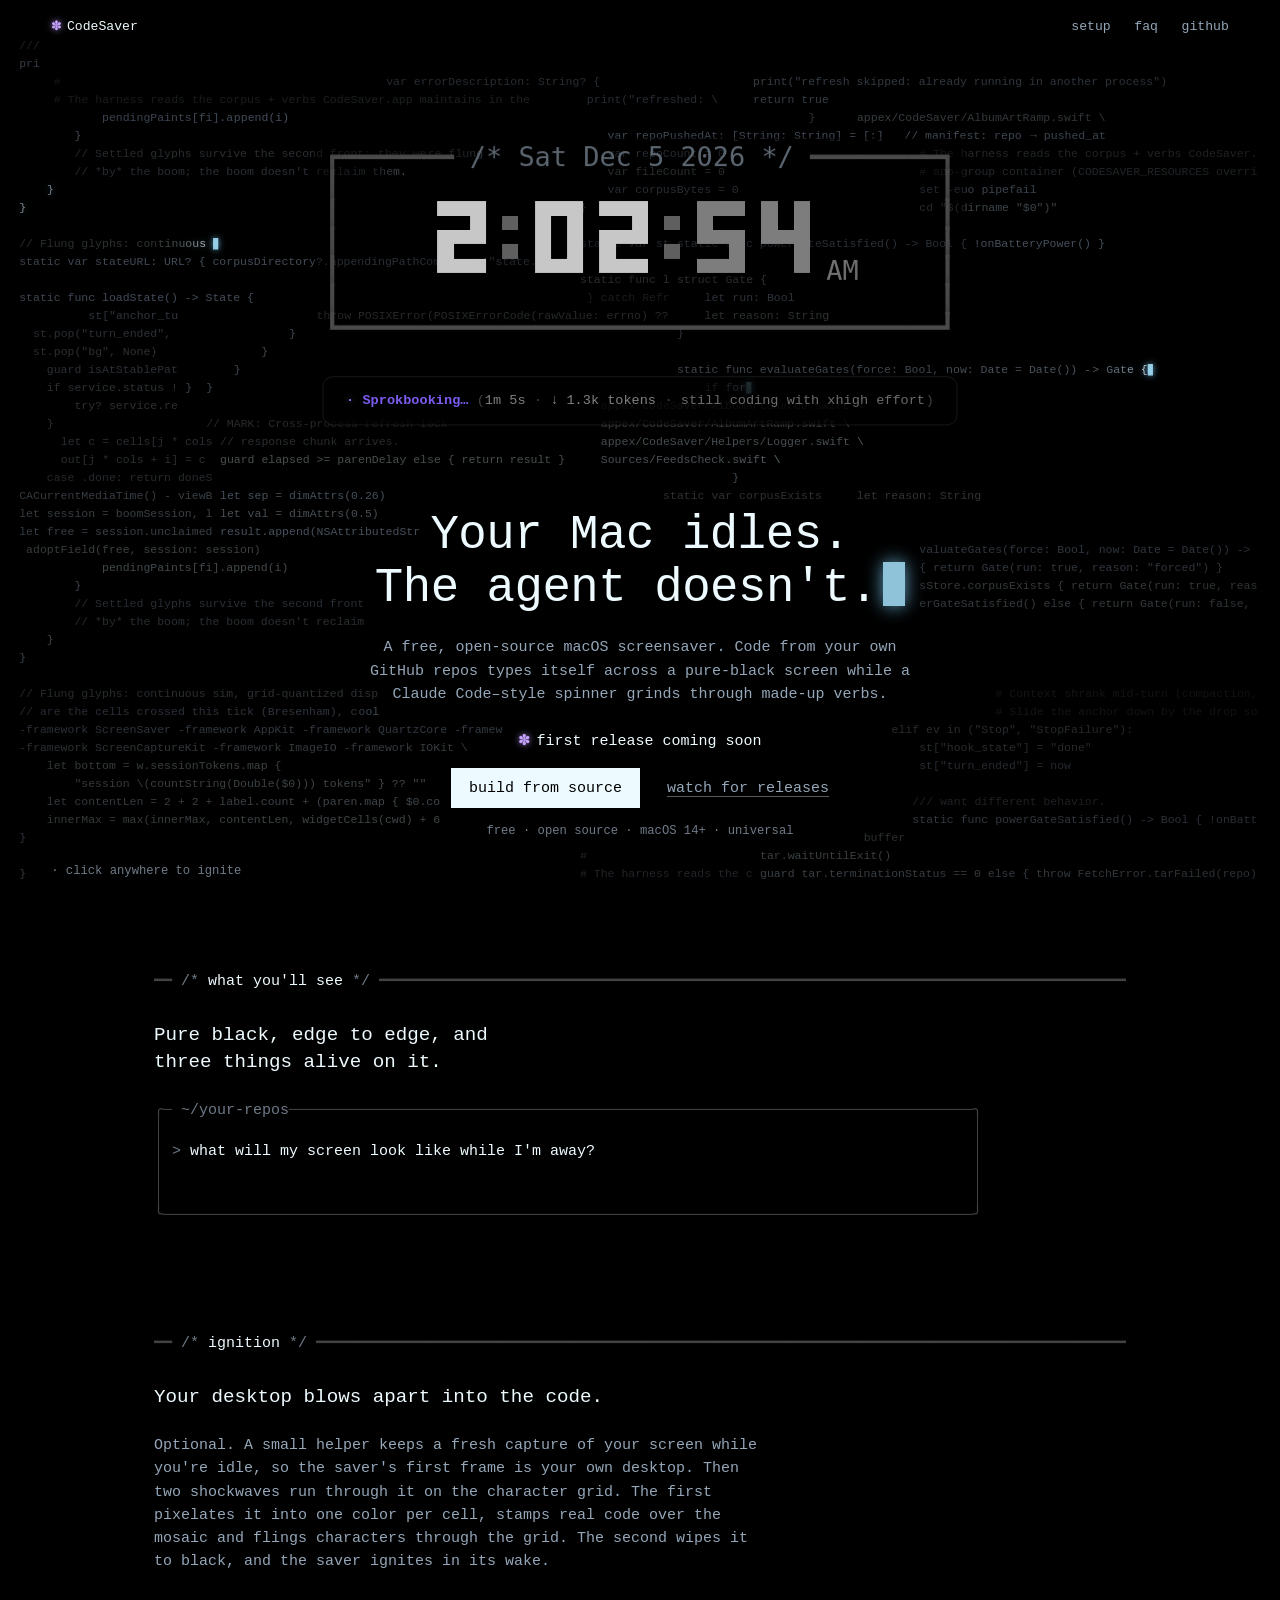
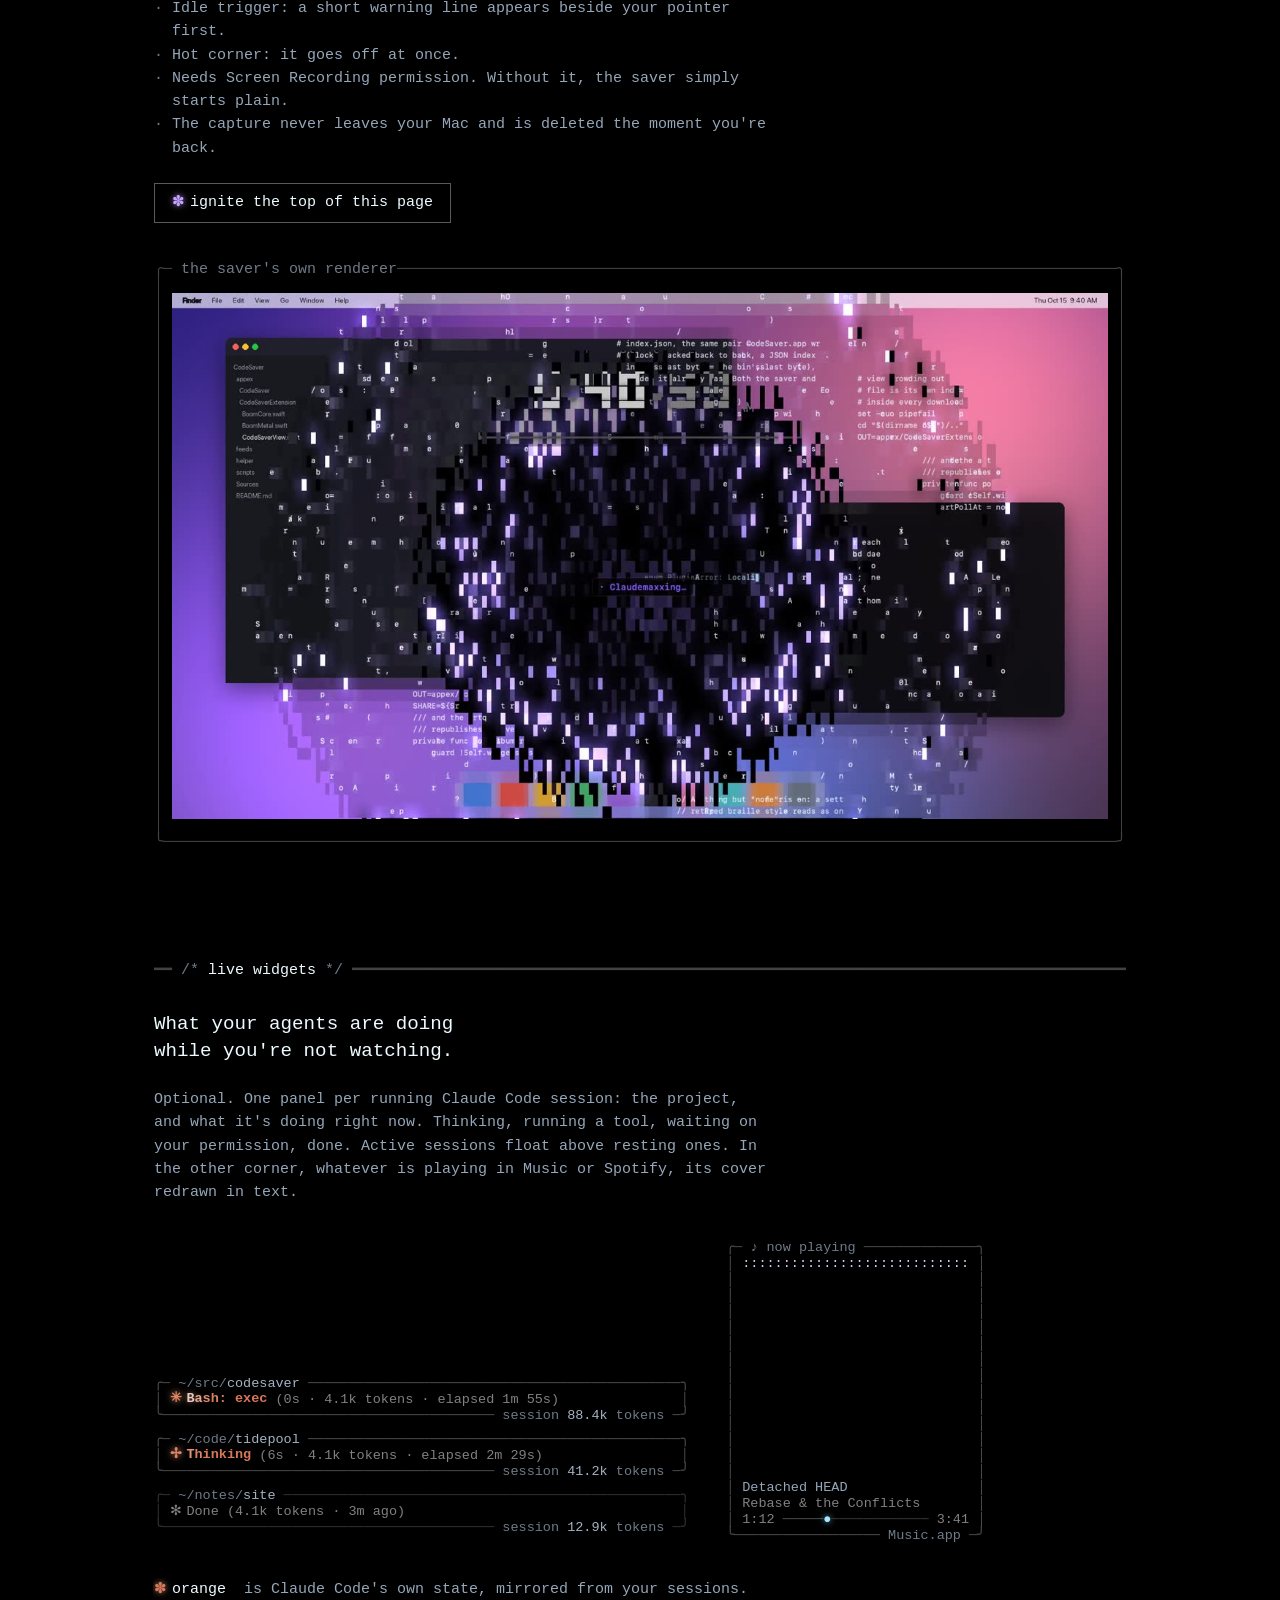
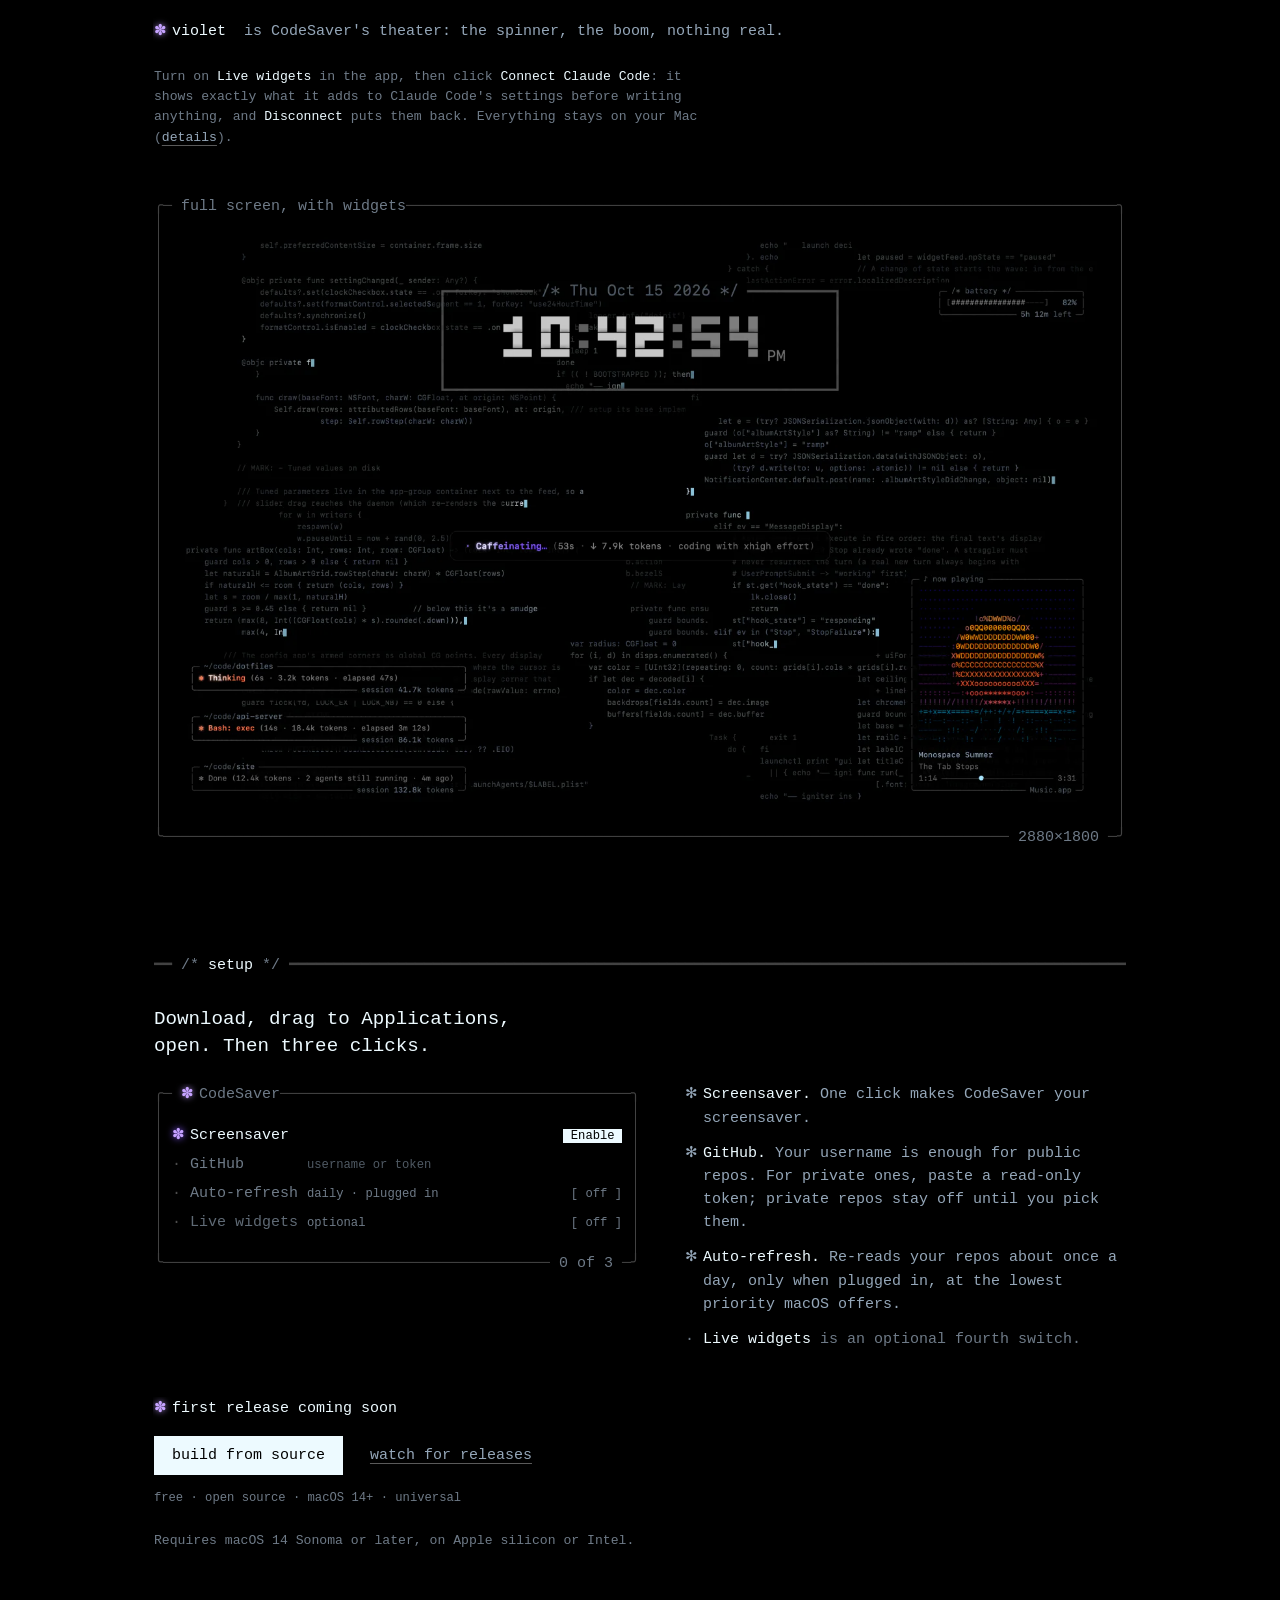
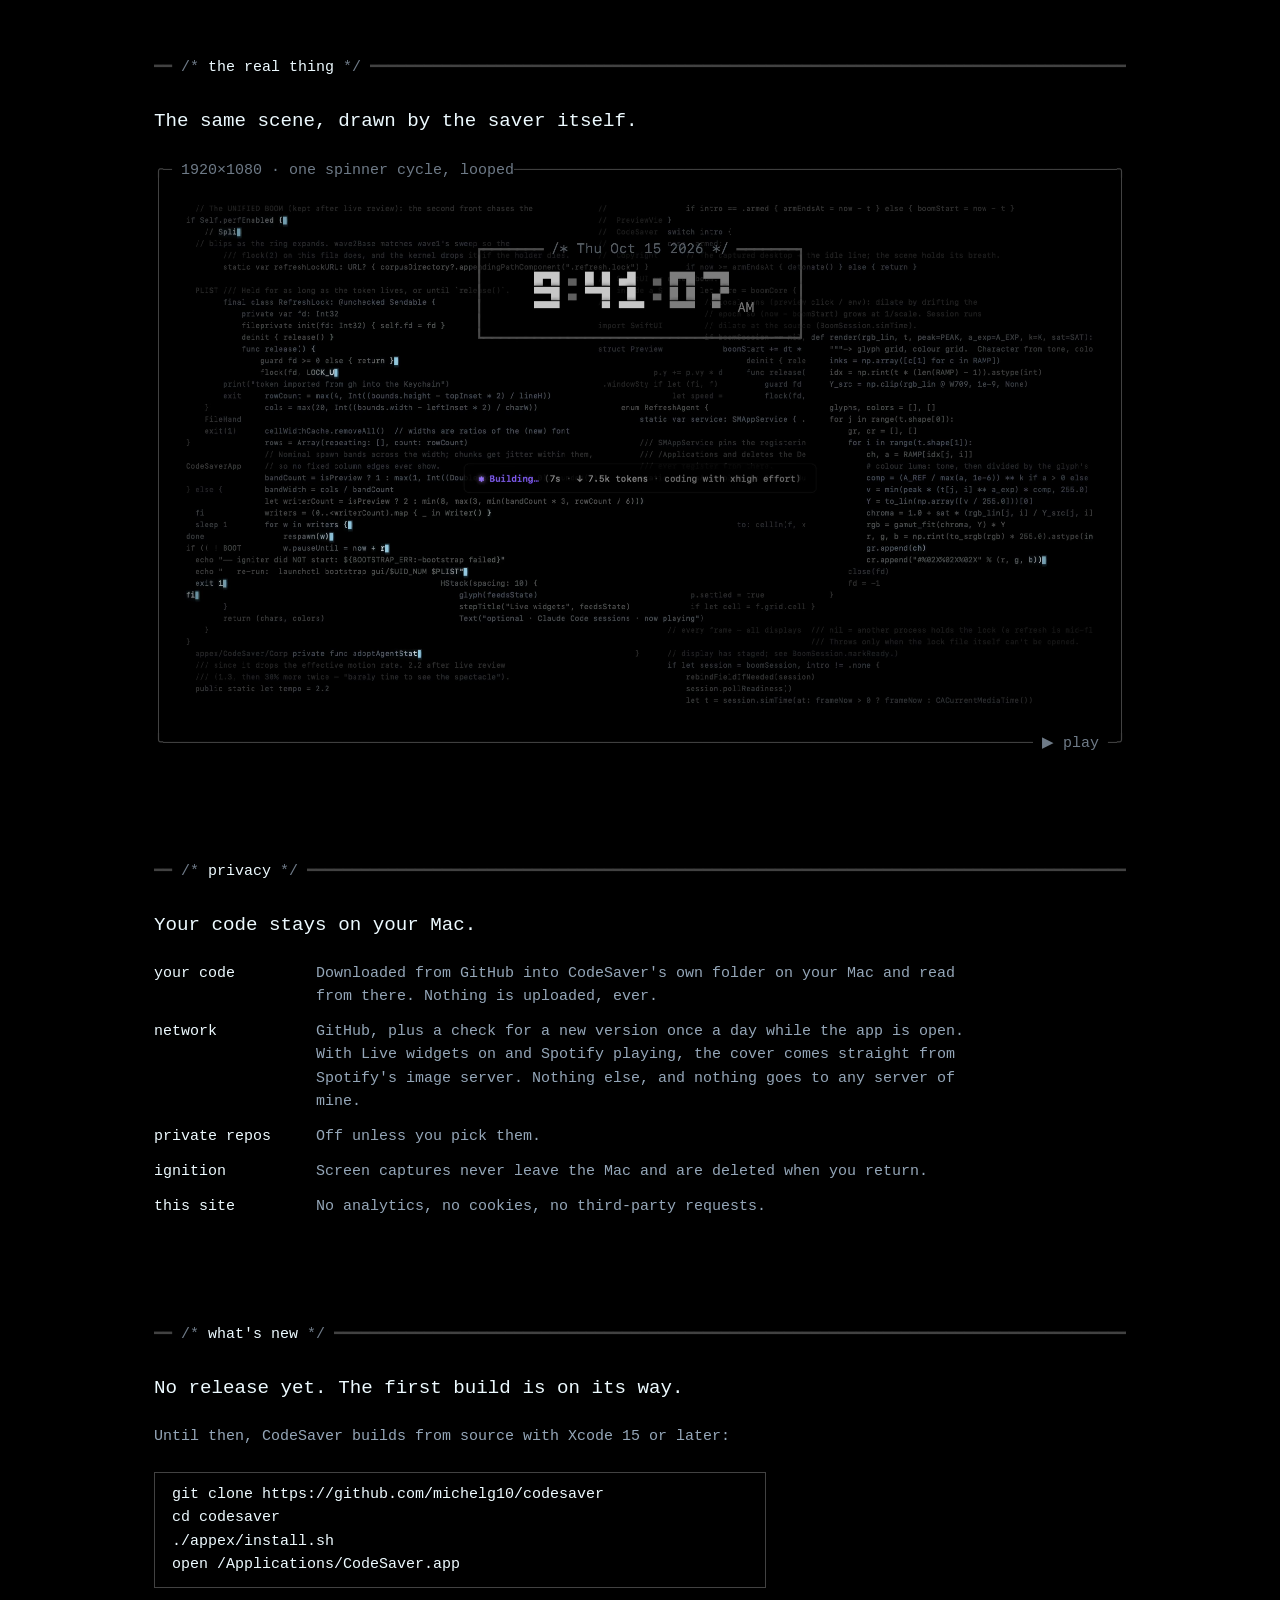
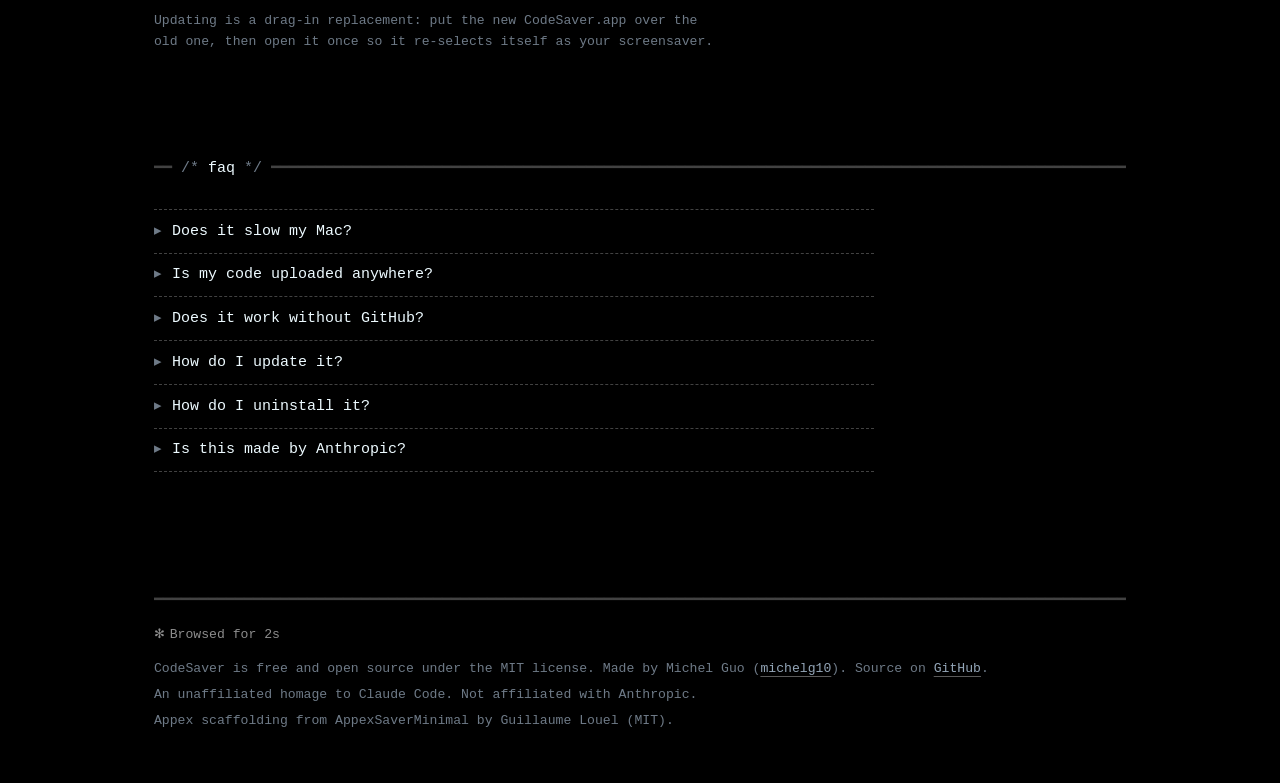
<file: site/public/index.html>
<!doctype html>
<html lang="en">
<head>
<meta charset="utf-8">
<meta name="viewport" content="width=device-width, initial-scale=1, viewport-fit=cover">
<title>CodeSaver: a macOS screensaver for the agentic coding era</title>
<meta name="description" content="A free, open-source macOS screensaver. Code from your own GitHub repos types itself across a pure-black screen while a Claude Code–style spinner grinds through made-up verbs. Your Mac idles. The agent doesn't.">
<link rel="canonical" href="https://codesaver.michelg10.com/">
<meta name="theme-color" content="#000000">
<meta name="color-scheme" content="dark">
<meta property="og:type" content="website">
<meta property="og:site_name" content="CodeSaver">
<meta property="og:url" content="https://codesaver.michelg10.com/">
<meta property="og:title" content="CodeSaver: Your Mac idles. The agent doesn't.">
<meta property="og:description" content="A free, open-source macOS screensaver that types code from your own GitHub repos across a pure-black screen, with a Claude Code–style spinner, a half-block clock and an optional ignition boom.">
<meta property="og:image" content="https://codesaver.michelg10.com/media/og.png">
<meta property="og:image:width" content="1200">
<meta property="og:image:height" content="630">
<meta property="og:image:alt" content="A black screen of dimly typed code, a boxed clock in chunky block digits, and a violet spinner line reading Sprokbooking.">
<meta name="twitter:card" content="summary_large_image">
<meta name="twitter:title" content="CodeSaver: Your Mac idles. The agent doesn't.">
<meta name="twitter:description" content="A free, open-source macOS screensaver for the agentic coding era.">
<meta name="twitter:image" content="https://codesaver.michelg10.com/media/og.png">
<link rel="icon" type="image/png" sizes="32x32" href="icons/icon-32.png">
<link rel="icon" type="image/png" sizes="16x16" href="icons/icon-16.png">
<link rel="icon" type="image/png" sizes="192x192" href="icons/icon-192.png">
<link rel="apple-touch-icon" href="icons/apple-touch-icon.png">
<link rel="preload" href="data.json" as="fetch" crossorigin>
<link rel="stylesheet" href="styles.css">
<script>document.documentElement.classList.add('js');if(matchMedia('(prefers-reduced-motion: reduce)').matches)document.documentElement.classList.add('rm')</script>
<script src="app.js" defer></script>
</head>
<body>
<a class="skip" href="#main">Skip to content</a>

<header class="hero" id="top">
  <canvas class="hero__canvas" aria-hidden="true"></canvas>
  <nav class="bar" aria-label="Site">
    <a class="bar__brand" href="#top"><span class="g" aria-hidden="true">✽</span> CodeSaver</a>
    <ul class="bar__links">
      <li><a href="#setup">setup</a></li>
      <li><a href="#faq">faq</a></li>
      <li><a href="https://github.com/michelg10/codesaver">github</a></li>
    </ul>
  </nav>
  <div class="hero__stage" aria-hidden="true"></div>
  <div class="hero__copy">
    <h1>Your Mac idles.<br>The agent <span class="nw">doesn't.<span class="cursor" aria-hidden="true"></span></span></h1>
    <p class="hero__lede">A free, open-source macOS screensaver. Code from your own GitHub repos types itself across a pure-black screen while a Claude Code–style spinner grinds through made-up verbs.</p>
    <div class="get" data-slot="hero"><!--release:hero--><p class="get__soon"><span class="g" aria-hidden="true">✽</span> first release coming soon</p><div class="get__row"><a class="btn" href="https://github.com/michelg10/codesaver">build from source</a><a class="get__alt" href="https://github.com/michelg10/codesaver/releases">watch for releases</a></div><p class="get__meta">free · open source · macOS 14+ · universal</p><!--/release:hero--></div>
  </div>
  <div class="hero__foot">
    <button class="ignite" type="button"><span class="g" aria-hidden="true">·</span> click anywhere to ignite</button>
  </div>
  <p class="sr-only">Behind this text, a live rendition of the screensaver runs: code types itself in dim blue-grey, a boxed clock shows your local time in block digits, and a spinner line cycles made-up verbs.</p>
</header>

<main id="main">

<section class="sec" id="see" aria-labelledby="see-h">
  <h2 class="rail rv" id="see-h"><span class="rail__c" aria-hidden="true">/* </span>what you'll see<span class="rail__c" aria-hidden="true"> */</span></h2>
  <p class="lead rv rv--type">Pure black, edge to edge, and three things alive on it.</p>
  <div class="box term rv" data-transcript>
    <div class="box__top" aria-hidden="true"><span>╭─ </span><span class="box__label">~/your-repos</span><span class="box__fill"></span><span>╮</span></div>
    <div class="box__body">
      <p class="t t--prompt"><span class="t__g" aria-hidden="true">&gt;</span> <span class="t__type">what will my screen look like while I'm away?</span></p>
      <ul class="t__out">
        <li class="t">
          <p><span class="t__g t__dot" aria-hidden="true">●</span> <strong>Code from your own GitHub repos</strong>, typed out live in SF Mono.</p>
          <p class="t__res"><span class="t__g" aria-hidden="true">└</span> A glowing typing head and a block cursor. Settled lines dim as they age, and new lines clip whatever they land on, so it never reads as a grid.</p>
        </li>
        <li class="t">
          <p><span class="t__g t__dot" aria-hidden="true">●</span> <strong>A spinner that never finishes its thought.</strong></p>
          <p class="t__res t__spin" aria-hidden="true"><span class="t__g">└</span> <span class="sp"><span class="sp__g">✽</span> <span class="sp__v">Sprokbooking…</span> <span class="sp__p">(2m 7s · ↓ 1.6k tokens · still coding with xhigh effort)</span></span></p>
          <p class="t__res"><span class="t__g" aria-hidden="true">└</span> Made-up verbs run Claude Code's real request lifecycle: a beat of latency, then streaming with elapsed time and a ↓/↑ token counter, up the “still coding” ladder at the real 10, 20, 30 and 45 seconds, until it rests on <span class="done">✻ Sprokbooked for 2m 7s</span>. Then the next one starts.</p>
        </li>
        <li class="t">
          <p><span class="t__g t__dot" aria-hidden="true">●</span> <strong>A clock in a TUI box.</strong></p>
          <p class="t__res"><span class="t__g" aria-hidden="true">└</span> Chunky half-block digits with ticking seconds, the date as a comment on the top rail. 12 or 24 hours, or off.</p>
        </li>
        <li class="t">
          <p><span class="t__g t__dot" aria-hidden="true">●</span> <strong>Every display, one machine.</strong></p>
          <p class="t__res"><span class="t__g" aria-hidden="true">└</span> One shared session spans all your screens. Pure black means OLED and mini-LED panels stay dark around the text, and a frame takes about 1–2 ms to draw.</p>
        </li>
      </ul>
      <p class="t t--status" aria-hidden="true"><span class="sp"><span class="sp__g">✻</span> <span class="sp__v">Answered for 6s</span></span></p>
    </div>
    <div class="box__bot" aria-hidden="true"><span>╰</span><span class="box__fill"></span><span>╯</span></div>
  </div>
</section>

<section class="sec" id="ignition" aria-labelledby="ign-h">
  <h2 class="rail rv" id="ign-h"><span class="rail__c" aria-hidden="true">/* </span>ignition<span class="rail__c" aria-hidden="true"> */</span></h2>
  <p class="lead rv rv--type">Your desktop blows apart into the code.</p>
  <div class="cols">
    <div class="prose rv rv--rows">
      <p>Optional. A small helper keeps a fresh capture of your screen while you're idle, so the saver's first frame is your own desktop. Then two shockwaves run through it on the character grid. The first pixelates it into one color per cell, stamps real code over the mosaic and flings characters through the grid. The second wipes it to black, and the saver ignites in its wake.</p>
      <ul class="ticks">
        <li><span class="g" aria-hidden="true">·</span> Idle trigger: a short warning line appears beside your pointer first.</li>
        <li><span class="g" aria-hidden="true">·</span> Hot corner: it goes off at once.</li>
        <li><span class="g" aria-hidden="true">·</span> Needs Screen Recording permission. Without it, the saver simply starts plain.</li>
        <li><span class="g" aria-hidden="true">·</span> The capture never leaves your Mac and is deleted the moment you're back.</li>
      </ul>
      <p><button class="btn btn--ghost" type="button" data-ignite-top><span class="g" aria-hidden="true">✽</span> ignite the top of this page</button></p>
    </div>
    <figure class="box media rv" data-media>
      <div class="box__top" aria-hidden="true"><span>╭─ </span><span class="box__label">the saver's own renderer</span><span class="box__fill"></span><span>╮</span></div>
      <div class="box__body">
        <video class="media__v" muted loop playsinline preload="none" controls data-poster="media/boom-poster.jpg" width="1920" height="1080" aria-label="Recording of the ignition, rendered by CodeSaver over a stand-in desktop: the desktop pixelates into colored cells behind a shockwave, code characters fly through the grid, then a second front wipes it to black and the screensaver starts.">
          <source src="media/boom.mp4" type="video/mp4">
        </video>
        <p class="media__missing">✽ The recording didn't load. The top of this page runs the same ignition live.</p>
      </div>
      <div class="box__bot" aria-hidden="true"><span>╰</span><span class="box__fill"></span><button class="media__toggle" type="button" hidden>pause</button><span>─╯</span></div>
    </figure>
  </div>
</section>

<section class="sec" id="widgets" aria-labelledby="wid-h">
  <h2 class="rail rv" id="wid-h"><span class="rail__c" aria-hidden="true">/* </span>live widgets<span class="rail__c" aria-hidden="true"> */</span></h2>
  <p class="lead rv rv--type">What your agents are doing while you're not watching.</p>
  <div class="prose rv rv--rows">
    <p>Optional. One panel per running Claude Code session: the project, and what it's doing right now. Thinking, running a tool, waiting on your permission, done. Active sessions float above resting ones. In the other corner, whatever is playing in Music or Spotify, its cover redrawn in text.</p>
  </div>
  <div class="wd rv" data-widgets aria-hidden="true">
    <div class="wd__rack"></div>
    <div class="wd__np"></div>
  </div>
  <p class="sr-only">A demo of the widgets: three session panels cycle through Thinking, Bash running, Permissions required, Responding and Done, and a now-playing panel shows a track with a progress bar and a cover drawn in text characters.</p>
  <dl class="key rv rv--rows">
    <div><dt><span class="g g--cc" aria-hidden="true">✽</span> orange</dt><dd>is Claude Code's own state, mirrored from your sessions.</dd></div>
    <div><dt><span class="g" aria-hidden="true">✽</span> violet</dt><dd>is CodeSaver's theater: the spinner, the boom, nothing real.</dd></div>
  </dl>
  <p class="note rv rv--rows">Turn on <em>Live widgets</em> in the app, then click <em>Connect Claude Code</em>: it shows exactly what it adds to Claude Code's settings before writing anything, and <em>Disconnect</em> puts them back. Everything stays on your Mac (<a href="https://github.com/michelg10/codesaver#live-widgets">details</a>).</p>
  <figure class="box media shot rv">
    <div class="box__top" aria-hidden="true"><span>╭─ </span><span class="box__label">full screen, with widgets</span><span class="box__fill"></span><span>╮</span></div>
    <div class="box__body">
      <img class="media__img" src="media/widgets-1440.webp" srcset="media/widgets-1440.webp 1440w, media/widgets-2880.webp 2880w" sizes="(min-width: 1200px) 1240px, 100vw" width="1440" height="900" loading="lazy" decoding="async" alt="CodeSaver full screen at 10:42 PM: the boxed clock and spinner in the middle, three Claude Code session panels at the bottom left (one thinking, one running Bash, one done), a now-playing panel at the bottom right with a synthwave cover drawn in text characters, and a battery gauge at the top right.">
    </div>
    <div class="box__bot" aria-hidden="true"><span>╰</span><span class="box__fill"></span><span class="box__label"> 2880×1800 </span><span>─╯</span></div>
  </figure>
</section>

<section class="sec" id="setup" aria-labelledby="set-h">
  <h2 class="rail rv" id="set-h"><span class="rail__c" aria-hidden="true">/* </span>setup<span class="rail__c" aria-hidden="true"> */</span></h2>
  <p class="lead rv rv--type">Download, drag to Applications, open. Then three clicks.</p>
  <div class="setup">
    <div class="box check rv" data-checklist aria-hidden="true">
      <div class="box__top"><span>╭─ </span><span class="box__label"><span class="g">✽</span> CodeSaver</span><span class="box__fill"></span><span>╮</span></div>
      <div class="box__body">
        <div class="ck" data-step="0"><span class="ck__g">·</span><span class="ck__t">Screensaver</span><span class="ck__d"></span><span class="ck__c"><span class="key-btn">Enable</span></span></div>
        <div class="ck" data-step="1"><span class="ck__g">·</span><span class="ck__t">GitHub</span><span class="ck__d"><span class="field"><span class="field__v"></span><span class="field__ph">username or token</span></span></span><span class="ck__c"></span></div>
        <div class="ck" data-step="2"><span class="ck__g">·</span><span class="ck__t">Auto-refresh</span><span class="ck__d">daily · plugged in</span><span class="ck__c"><span class="tog">[ off ]</span></span></div>
        <div class="ck ck--opt" data-step="3"><span class="ck__g">·</span><span class="ck__t">Live widgets</span><span class="ck__d">optional</span><span class="ck__c"><span class="tog">[ off ]</span></span></div>
      </div>
      <div class="box__bot"><span>╰</span><span class="box__fill"></span><span class="box__label ck__sum"> 0 of 3 </span><span>─╯</span></div>
    </div>
    <ol class="steps rv rv--rows">
      <li><span class="g" aria-hidden="true">✻</span> <strong>Screensaver.</strong> One click makes CodeSaver your screensaver.</li>
      <li><span class="g" aria-hidden="true">✻</span> <strong>GitHub.</strong> Your username is enough for public repos. For private ones, paste a read-only token; private repos stay off until you pick them.</li>
      <li><span class="g" aria-hidden="true">✻</span> <strong>Auto-refresh.</strong> Re-reads your repos about once a day, only when plugged in, at the lowest priority macOS offers.</li>
      <li class="steps__opt"><span class="g" aria-hidden="true">·</span> <strong>Live widgets</strong> is an optional fourth switch.</li>
    </ol>
  </div>
  <div class="get get--setup rv rv--rows" data-slot="setup"><!--release:setup--><p class="get__soon"><span class="g" aria-hidden="true">✽</span> first release coming soon</p><div class="get__row"><a class="btn" href="https://github.com/michelg10/codesaver">build from source</a><a class="get__alt" href="https://github.com/michelg10/codesaver/releases">watch for releases</a></div><p class="get__meta">free · open source · macOS 14+ · universal</p><!--/release:setup--></div>
  <p class="note rv rv--rows">Requires macOS 14 Sonoma or later, on Apple silicon or Intel.</p>
</section>

<section class="sec" id="real" aria-labelledby="real-h">
  <h2 class="rail rv" id="real-h"><span class="rail__c" aria-hidden="true">/* </span>the real thing<span class="rail__c" aria-hidden="true"> */</span></h2>
  <p class="lead rv rv--type">The same scene, drawn by the saver itself.</p>
  <figure class="box media media--wide rv" data-media>
    <div class="box__top" aria-hidden="true"><span>╭─ </span><span class="box__label">1920×1080 · one spinner cycle, looped</span><span class="box__fill"></span><span>╮</span></div>
    <div class="box__body">
      <video class="media__v" muted loop playsinline preload="none" controls data-poster="media/poster.jpg" width="1920" height="1080" aria-label="Recording of CodeSaver running full screen: code typing across black, the boxed clock, and the spinner cycling verbs.">
        <source src="media/hero.webm" type="video/webm">
        <source src="media/hero.mp4" type="video/mp4">
      </video>
      <p class="media__missing">✽ The recording didn't load.</p>
    </div>
    <div class="box__bot" aria-hidden="true"><span>╰</span><span class="box__fill"></span><button class="media__toggle" type="button" hidden>pause</button><span>─╯</span></div>
  </figure>
</section>

<section class="sec" id="privacy" aria-labelledby="priv-h">
  <h2 class="rail rv" id="priv-h"><span class="rail__c" aria-hidden="true">/* </span>privacy<span class="rail__c" aria-hidden="true"> */</span></h2>
  <p class="lead rv rv--type">Your code stays on your Mac.</p>
  <dl class="kv rv rv--rows">
    <div><dt>your code</dt><dd>Downloaded from GitHub into CodeSaver's own folder on your Mac and read from there. Nothing is uploaded, ever.</dd></div>
    <div><dt>network</dt><dd>GitHub, plus a check for a new version once a day while the app is open. With Live widgets on and Spotify playing, the cover comes straight from Spotify's image server. Nothing else, and nothing goes to any server of mine.</dd></div>
    <div><dt>private repos</dt><dd>Off unless you pick them.</dd></div>
    <div><dt>ignition</dt><dd>Screen captures never leave the Mac and are deleted when you return.</dd></div>
    <div><dt>this site</dt><dd>No analytics, no cookies, no third-party requests.</dd></div>
  </dl>
</section>

<section class="sec" id="new" aria-labelledby="new-h">
  <h2 class="rail rv" id="new-h"><span class="rail__c" aria-hidden="true">/* </span>what's new<span class="rail__c" aria-hidden="true"> */</span></h2>
  <div class="prose rv rv--rows" data-slot="notes"><!--release:notes--><p class="lead">No release yet. The first build is on its way.</p><p>Until then, CodeSaver builds from source with Xcode 15 or later:</p><pre class="code" tabindex="0"><code>git clone https://github.com/michelg10/codesaver
cd codesaver
./appex/install.sh
open /Applications/CodeSaver.app</code></pre><!--/release:notes--></div>
  <p class="note rv rv--rows">Updating is a drag-in replacement: put the new CodeSaver.app over the old one, then open it once so it re-selects itself as your screensaver.</p>
</section>

<section class="sec" id="faq" aria-labelledby="faq-h">
  <h2 class="rail rv" id="faq-h"><span class="rail__c" aria-hidden="true">/* </span>faq<span class="rail__c" aria-hidden="true"> */</span></h2>
  <div class="faq rv rv--rows">
    <details>
      <summary>Does it slow my Mac?</summary>
      <p>No. It only runs while the screensaver is up, and a frame takes about 1–2 ms to draw. The background refresh runs about once a day, only when plugged in, at the lowest priority macOS offers.</p>
    </details>
    <details>
      <summary>Is my code uploaded anywhere?</summary>
      <p>No. CodeSaver downloads your repos from GitHub to your Mac and reads them from there. It talks to GitHub and, once a day while the app is open, checks for a new version. With Live widgets on, it also fetches Spotify album art. Nothing goes to any server of mine.</p>
    </details>
    <details>
      <summary>Does it work without GitHub?</summary>
      <p>Yes. Until you connect an account, it types a small built-in sample of code. Connecting is just a username for public repos.</p>
    </details>
    <details>
      <summary>How do I update it?</summary>
      <p>Download the new version and drag it into Applications, replacing the old one. Then open CodeSaver once, so it can re-select itself as your screensaver. While the app is open, it checks for a new version once a day and links back here when there is one.</p>
    </details>
    <details>
      <summary>How do I uninstall it?</summary>
      <p>Open CodeSaver, go to its Advanced section, and click Uninstall.</p>
    </details>
    <details>
      <summary>Is this made by Anthropic?</summary>
      <p>No. CodeSaver is an independent, unaffiliated homage to Claude Code, made by one developer and released under the MIT license.</p>
    </details>
  </div>
</section>

</main>

<footer class="foot">
  <div class="foot__rail" aria-hidden="true"></div>
  <p class="foot__done" aria-hidden="true"><span class="g g--done">✻</span> <span data-browsed>Browsed for a moment</span></p>
  <p>CodeSaver is free and open source under the MIT license. Made by Michel Guo (<a href="https://github.com/michelg10">michelg10</a>). Source on <a href="https://github.com/michelg10/codesaver">GitHub</a>.</p>
  <p>An unaffiliated homage to Claude Code. Not affiliated with Anthropic.</p>
  <p class="dim">Appex scaffolding from AppexSaverMinimal by Guillaume Louel (MIT).</p>
</footer>
</body>
</html>
</file>
<file: site/public/styles.css>
/* CodeSaver — the site wears the saver's own palette: pure black, the code's
   blue-grey, glow white, the cursor's ice, violet for the saver's theater and
   Claude orange only where something mirrors real Claude Code. One family,
   the system monospace; hierarchy by intensity, not weight. */

:root {
  --mono: ui-monospace, "SF Mono", SFMono-Regular, Menlo, monospace;
  --ink: #edfaff;        /* glowText */
  --code: #94a6b8;       /* codeBase */
  --label: #6e7a87;      /* the panels' token grey, 4.8:1 */
  --done: #8c8c8c;       /* the resting "✻ … for 2m 7s" grey */
  --rail: #424242;       /* box drawing, decorative */
  --rail-hi: #5a5a5a;
  --cursor: #a8e5ff;
  --halo: #80d4ff;
  --violet: #7c5cf0;
  --violet-hot: #bfa3ff;
  --cc: #d97757;
  --cc-hot: #f0a585;
  --row: 1.55rem;
  --gut: max(1.25rem, 4vw);
  --heavy: "━━━━━━━━━━━━━━━━━━━━━━━━━━━━━━━━━━━━━━━━━━━━━━━━━━━━━━━━━━━━━━━━━━━━━━━━━━━━━━━━━━━━━━━━━━━━━━━━━━━━━━━━━━━━━━━━━━━━━━━━━━━━━━━━━━━━━━━━━━━━━━━━━━━━━━━━━━━━━━━━━━━━━━━━━━━━━━━━━━━━━━━━━━━━━━━━━━━━━━━━━━━━━━━━━━━━━━━━━━━━━━━━━━━━━━━━━━━━━━━━━━━━━";
  --light: "────────────────────────────────────────────────────────────────────────────────────────────────────────────────────────────────────────────────────────────────────────────────────────────────────────────────────────────────────────────────────────────────────────────────────────────────────────────────";
}
@supports (color: color(display-p3 1 1 1)) {
  :root { --violet: color(display-p3 .494 .357 .937); --violet-hot: color(display-p3 .75 .64 1); }
}

*, *::before, *::after { box-sizing: border-box; }
html {
  font-size: clamp(15px, .36vw + 10.4px, 19px);
  background: #000;
  color-scheme: dark;
  -webkit-text-size-adjust: 100%;
  text-size-adjust: 100%;
}
html:not(.rm) { scroll-behavior: smooth; }
body {
  margin: 0;
  font: 400 1rem/1.55 var(--mono);
  font-variant-ligatures: none;
  color: var(--code);
  background: #000;
  -webkit-font-smoothing: antialiased;
}
p, ul, ol, dl, dd, figure, pre, h1, h2 { margin: 0; }
strong, b { font-weight: 400; color: var(--ink); }
em { font-style: normal; color: var(--ink); }
::selection { background: var(--ink); color: #000; }

a { color: var(--ink); text-decoration: underline 1px var(--rail-hi); text-underline-offset: .28em; }
a:hover { color: var(--violet-hot); text-decoration-color: currentColor; }
:focus-visible { outline: 2px solid var(--cursor); outline-offset: 3px; }

.g { display: inline-block; width: 1ch; text-align: center; color: var(--violet-hot);
     text-shadow: 0 0 .45em color-mix(in srgb, var(--violet-hot) 80%, transparent); }
.g--cc { color: var(--cc); text-shadow: 0 0 .45em color-mix(in srgb, var(--cc-hot) 75%, transparent); }
.g--done { color: var(--done); text-shadow: none; }
.dim { color: var(--label); }

.skip { position: absolute; left: 1rem; top: -4rem; z-index: 10; background: var(--ink); color: #000; padding: .4rem 1ch; }
.skip:focus { top: 1rem; }
.sr-only { position: absolute; width: 1px; height: 1px; padding: 0; margin: -1px; overflow: hidden;
           clip: rect(0 0 0 0); white-space: nowrap; border: 0; }

/* ── Hero: the saver itself, on canvas, with the page's words over it ───── */

.hero {
  position: relative;
  isolation: isolate;
  min-height: max(100svh, 36rem);
  display: grid;
  grid-template-rows: auto minmax(11rem, 1fr) auto auto;
  padding: 0 var(--gut);
  overflow: hidden;
  background: #000;
  -webkit-tap-highlight-color: transparent;
  touch-action: manipulation;
}
.hero__canvas { position: absolute; inset: 0; width: 100%; height: 100%; z-index: -2; display: block; }
.hero::after { /* the saver's corner vignette */
  content: ""; position: absolute; inset: 0; z-index: -1; pointer-events: none;
  background: radial-gradient(ellipse 75% 75% at 50% 50%, transparent 55%, rgba(0,0,0,.42) 100%);
}
.bar { display: flex; justify-content: space-between; align-items: baseline; gap: 2ch;
       padding-block: 1.1rem; font-size: .875rem; }
.bar__brand { color: var(--ink); text-decoration: none; }
.bar__links { display: flex; gap: 3ch; list-style: none; padding: 0; }
.bar__links a { color: var(--code); text-decoration: none; }
.bar__links a:hover { color: var(--ink); }

.hero__copy { justify-self: center; text-align: center; max-width: min(100%, 92ch); padding-bottom: .5rem; }
h1 {
  font-size: clamp(1.9rem, 3.7vw, 4rem);
  line-height: 1.12;
  font-weight: 400;
  color: var(--ink);
  letter-spacing: -.01em;
  margin-bottom: .45em;
}
.cursor {
  display: inline-block; width: .46em; height: .92em; margin-left: .12em; vertical-align: -.1em;
  background: var(--cursor); opacity: .85;
  box-shadow: 0 0 .35em color-mix(in srgb, var(--halo) 90%, transparent);
  animation: blink 1.06s steps(1, end) infinite;
}
@keyframes blink { 50% { opacity: 0; } }
.hero__lede { max-width: 60ch; margin: 0 auto 1.6rem; text-wrap: pretty; }
.hero__foot { display: flex; justify-content: space-between; align-items: center; padding-block: .6rem 1rem; }
.ignite { background: none; border: 0; padding: .3rem 0; font: inherit; font-size: .8125rem; color: var(--label); cursor: pointer; }
.ignite:hover { color: var(--ink); }
.ignite .g { color: var(--label); text-shadow: none; }
.ignite:hover .g { color: var(--violet-hot); }
.rm .ignite, .rm [data-ignite-top] { display: none; }

/* Boom choreography: the page's words drop out when the desktop takes the
   screen and come back one by one as the second front passes them. */
.bm-hide { opacity: 0 !important; pointer-events: none; }
.bm-arrive { animation: arrive .36s steps(4, end) both; }
@keyframes arrive {
  0%   { opacity: 0; }
  25%  { opacity: 1; background-color: rgba(237, 250, 255, .55); }
  100% { opacity: 1; background-color: transparent; }
}

/* Download block */
.get__soon { color: var(--ink); margin-bottom: 1rem; }
.get__row { display: flex; flex-wrap: wrap; align-items: center; justify-content: center; gap: .9rem 3ch; }
.get--setup .get__row { justify-content: flex-start; }
.btn {
  display: inline-block; padding: .55em 2ch; border: 0; border-radius: 0;
  font: inherit; color: #000; background: var(--ink); text-decoration: none; cursor: pointer;
}
.btn:hover { color: #000; background: var(--violet-hot);
             box-shadow: 0 0 1.4em color-mix(in srgb, var(--violet) 60%, transparent); }
.btn--ghost { background: transparent; color: var(--ink); box-shadow: inset 0 0 0 1px var(--rail-hi); }
.btn--ghost:hover { background: var(--ink); color: #000; box-shadow: none; }
.btn--ghost:hover .g { color: #000; text-shadow: none; }
.get__alt { color: var(--code); }
.get__meta { margin-top: .9rem; font-size: .8125rem; color: var(--label); }

/* ── Sections: one column of scrollback ─────────────────────────────────── */

.sec { width: min(100% - 2 * var(--gut), 108ch); margin-inline: auto; padding-top: calc(var(--row) * 4.5); }
main > .sec:first-child { padding-top: calc(var(--row) * 3); }
.rail {
  display: flex; align-items: baseline; gap: 1ch;
  font-size: 1rem; font-weight: 400; line-height: 1.55; color: var(--ink);
  white-space: nowrap; overflow: hidden; margin-bottom: calc(var(--row) * 1.25);
}
.rail::before { content: "━━"; color: var(--rail); }
.rail::after { content: var(--heavy); color: var(--rail); flex: 1 1 0; min-width: 0; overflow: hidden; }
.rail__c { color: var(--label); }
.lead { font-size: clamp(1.15rem, 1.5vw, 1.45rem); line-height: 1.4; color: var(--ink);
        margin-bottom: var(--row); max-width: 52ch; text-wrap: balance; }
.prose { max-width: 68ch; }
.prose > * + * { margin-top: var(--row); }
.note { margin-top: var(--row); font-size: .875rem; color: var(--label); max-width: 72ch; }
.note a { color: var(--code); }

.ticks { list-style: none; padding: 0; }
.ticks li { padding-left: 2ch; text-indent: -2ch; }
.ticks .g, .steps .g { text-indent: 0; }
.ticks .g { color: var(--label); text-shadow: none; }

.cols { display: grid; grid-template-columns: minmax(0, 1fr); gap: calc(var(--row) * 1.5) 5ch; }

/* ── TUI box: real glyph rails top and bottom, the sides drawn where the
      corner glyphs' strokes run (cell centre, SF Mono's light stroke). ─── */

.box { position: relative; line-height: 1.55; }
.box::before, .box::after {
  content: ""; position: absolute; top: 1.1em; bottom: 1.05em; width: 0;
  border-left: max(1px, .066em) solid var(--rail);
}
.box::before { left: calc(.5ch - .033em); }
.box::after { right: calc(.5ch - .033em); }
.box__top, .box__bot { display: flex; white-space: pre; overflow: hidden; color: var(--rail); }
.box__fill { flex: 1 1 0; min-width: 0; overflow: hidden; }
.box__fill::before { content: var(--light); }
.box__label { color: var(--label); }
.box__label .g { color: var(--violet-hot); }
.box__body { position: relative; padding: calc(var(--row) * .5) 2ch; }

/* Transcript */
.term { max-width: 92ch; }
.term .box__body { padding-block: calc(var(--row) * .75); }
.t p.t--prompt, .t--prompt { color: var(--ink); display: flex; gap: 1ch; padding-left: 0; text-indent: 0; }
.t--prompt .t__type { flex: 1 1 auto; min-width: 0; }
.t--prompt .t__g { color: var(--label); }
.t__out { list-style: none; padding: 0; margin-top: var(--row); }
.t__out > li + li { margin-top: calc(var(--row) * .75); }
.t p { padding-left: 2ch; text-indent: -2ch; }
.t p.t__res { padding-left: 4ch; color: var(--code); }
.t__g { display: inline-block; width: 1ch; text-indent: 0; text-align: center; color: var(--label); }
.t__dot { color: #c7c7c7; }
.t__type { display: inline-block; text-indent: 0; }
.t--status { margin-top: var(--row); padding-left: 0; text-indent: 0; }
.sp__g { display: inline-block; text-indent: 0; min-width: 1ch; text-align: center; color: var(--violet-hot);
         text-shadow: 0 0 .5em color-mix(in srgb, var(--violet-hot) 80%, transparent); }
.sp__v { color: var(--violet); font-weight: 600; }
.sp__p { color: #808080; }
.t__spin { white-space: nowrap; overflow: hidden; text-overflow: ellipsis; }
.done, .t--status.is-done .sp__v, .t--status.is-done .sp__g { color: var(--done); font-weight: 400; text-shadow: none; }

/* Media frames */
.media .box__body { padding: calc(var(--row) * .5) 2ch; }
.media__v, .media__img { display: block; width: 100%; height: auto; aspect-ratio: 16 / 9; background: #000; object-fit: contain; }
.media__img { aspect-ratio: 16 / 10; }
.shot { margin-top: calc(var(--row) * 2); }
.media__missing { display: none; color: var(--label); padding: 2rem 0; }
.media.is-missing .media__v { display: none; }
.media.is-missing .media__missing { display: block; }
.nw { white-space: nowrap; }
.media__toggle { background: none; border: 0; padding: 0 1ch; font: inherit; color: var(--label); cursor: pointer; }
.media__toggle:hover { color: var(--ink); }
.box__bot .media__toggle { flex: none; }

/* Widgets demo */
.wd { display: grid; grid-template-columns: minmax(0, 1fr); gap: calc(var(--row) * 1.5) 4ch; margin-top: calc(var(--row) * 1.5); font-size: .9rem; }
@media (min-width: 980px) { .wd { grid-template-columns: minmax(0, 1.35fr) minmax(0, 1fr); align-items: end; } }
@media (max-width: 520px) { .wd { font-size: .78rem; } }
.wd canvas { display: block; width: 100%; }
.key { margin-top: calc(var(--row) * 1.5); display: grid; gap: calc(var(--row) * .8); }
.key > div { display: flex; flex-wrap: wrap; gap: 0 1ch; }
.key dt { color: var(--ink); min-width: 9ch; }
.key dd { margin: 0; }

/* Setup checklist */
.setup { display: grid; grid-template-columns: minmax(0, 1fr); gap: calc(var(--row) * 1.5) 5ch; margin-bottom: calc(var(--row) * 2); }
@media (min-width: 1000px) { .setup { grid-template-columns: minmax(0, 54ch) minmax(0, 1fr); align-items: start; } }
.check .box__body { padding-block: calc(var(--row) * .6); }
.ck { display: grid; grid-template-columns: 2ch 13ch minmax(0, 1fr) auto; align-items: baseline; padding-block: .2rem; color: var(--label); }
.ck__g { color: #4d4d4d; }
.ck__t { white-space: nowrap; }
.ck__d { font-size: .8125rem; color: var(--label); white-space: nowrap; overflow: hidden; text-overflow: ellipsis; }
.ck__c { font-size: .8125rem; text-align: right; padding-left: 1ch; }
.ck.is-cur .ck__g { color: var(--violet-hot); text-shadow: 0 0 .5em var(--violet); }
.ck.is-cur .ck__t, .ck.is-done .ck__t { color: var(--ink); }
.ck.is-done .ck__g { color: var(--code); }
.ck--opt .ck__t { color: #5f6a75; }
.key-btn { background: var(--ink); color: #000; padding: 0 1ch; }
.key-btn.is-pressed { background: var(--violet-hot); }
.field__v { color: var(--ink); }
.field__ph { color: #4f5963; }
.field.has-v .field__ph { display: none; }
.field.is-typing .field__v::after { content: ""; display: inline-block; width: .5em; height: 1em; vertical-align: -.15em;
  background: var(--cursor); margin-left: 1px; animation: blink 1.06s steps(1, end) infinite; }
.tog.is-on { background: var(--ink); color: #000; }
.steps { list-style: none; padding: 0; display: grid; gap: calc(var(--row) * .5); max-width: 60ch; }
.steps li { padding-left: 2ch; text-indent: -2ch; }
.steps .g { color: var(--code); text-shadow: none; }
.steps__opt { color: var(--label); }
.steps__opt .g { color: var(--label); }
@media (max-width: 560px) {
  .ck { grid-template-columns: 2ch minmax(0, 1fr) auto; }
  .ck__c { grid-column: 3; grid-row: 1; }
  .ck__d { grid-column: 2 / -1; grid-row: 2; }
}

/* Key–value list (privacy) */
.kv { display: grid; gap: calc(var(--row) * .5); max-width: 90ch; }
.kv > div { display: grid; grid-template-columns: 16ch minmax(0, 1fr); gap: 0 2ch; }
.kv dt { color: var(--ink); }
.kv dd { margin: 0; }
@media (max-width: 560px) { .kv > div { grid-template-columns: 1fr; } }

/* Release notes + code */
.code { background: #000; color: var(--ink); padding: calc(var(--row) * .5) 2ch; box-shadow: inset 0 0 0 1px var(--rail);
        overflow-x: auto; max-width: 100%; }
.notes { color: var(--code); }
.notes h1, .notes h2, .notes h3 { font-size: 1rem; font-weight: 400; color: var(--ink); margin: var(--row) 0 .25rem; }
.notes ul { padding-left: 2ch; }
.notes code { color: var(--ink); }

/* FAQ */
.faq { max-width: 80ch; }
.faq details { border-top: 1px dashed var(--rail); }
.faq details:last-child { border-bottom: 1px dashed var(--rail); }
.faq summary { list-style: none; cursor: pointer; color: var(--ink); padding: .65rem 0 .65rem 2ch; text-indent: -2ch; }
.faq summary::-webkit-details-marker { display: none; }
.faq summary::before { content: "▸"; display: inline-block; width: 2ch; text-indent: 0; color: var(--label); }
.faq details[open] summary::before { content: "▾"; color: var(--violet-hot); }
.faq summary:hover { color: var(--violet-hot); }
.faq details p { padding: 0 0 .9rem 2ch; max-width: 70ch; }

/* Footer */
.foot { width: min(100% - 2 * var(--gut), 108ch); margin: calc(var(--row) * 5) auto 0; padding-bottom: calc(var(--row) * 2);
        color: var(--label); display: grid; gap: .35rem; }
.foot > p { font-size: .875rem; }
.foot__rail { height: 1.55em; overflow: hidden; white-space: nowrap; color: var(--rail); margin-bottom: .5rem; }
.foot__rail::before { content: var(--heavy); }
.foot a { color: var(--code); }
.foot__done { color: var(--done); margin-bottom: .6rem; }

/* ── Scroll reveals, TUI-style: lines type, rails draw, boxes assemble.
      .anim is set by app.js itself (never under reduced motion), so if the
      script never runs, nothing stays hidden. ── */

.anim .rv:not(.on) { opacity: 0; }
.anim .rail.on::after { animation: draw .55s steps(28, end) both; }
.anim .rail.on { animation: type-in .3s steps(12, end) both; }
.anim .rv--type.on { animation: type-in calc(var(--n, 40) * 14ms) steps(var(--n, 40), end) both; }
.anim .rv--rows.on { animation: rows-in calc(var(--rows, 4) * 70ms) steps(var(--rows, 4), end) both; }
.anim .box.rv.on .box__top { animation: draw .32s steps(16, end) both; }
.anim .box.rv.on::before, .anim .box.rv.on::after { animation: drop .3s .2s steps(8, end) both; }
.anim .box.rv.on .box__bot { animation: draw-rtl .32s .42s steps(16, end) both; }
.anim .box.rv.on > .box__body { animation: rows-in .4s .5s steps(6, end) both; }
.anim .wd.rv.on { animation: rows-in .5s steps(8, end) both; }
@keyframes type-in { from { clip-path: inset(0 100% 0 0); } to { clip-path: inset(0 0 0 0); } }
@keyframes draw { from { clip-path: inset(0 100% 0 0); } to { clip-path: inset(0 0 0 0); } }
@keyframes draw-rtl { from { clip-path: inset(0 0 0 100%); } to { clip-path: inset(0 0 0 0); } }
@keyframes rows-in { from { clip-path: inset(0 0 100% 0); } to { clip-path: inset(0 0 0 0); } }
@keyframes drop { from { transform: scaleY(0); } to { transform: scaleY(1); } }
.box::before, .box::after { transform-origin: top; }

/* The transcript plays itself: lines stay dark until their turn. */
.anim [data-transcript] .t__out > li:not(.on),
.anim [data-transcript] .t--status:not(.on) { display: none; }
.anim [data-transcript] .t__out > li.on { animation: rows-in .45s steps(5, end) both; }
.anim [data-transcript] .t__type:not(.on) { clip-path: inset(0 100% 0 0); }
.anim [data-transcript] .t__type.on { animation: type-in calc(var(--n, 40) * 22ms) steps(var(--n, 40), end) both; }

@media (prefers-reduced-motion: reduce) {
  .cursor, .field.is-typing .field__v::after { animation: none; }
  .bm-arrive { animation: none; }
}
@media (max-width: 640px) {
  .hero { padding-inline: calc(var(--gut) * 1.6); }
  .bar { padding-block: 1.5rem 1.25rem; }
  .hero__copy { padding-bottom: 1.25rem; }
  .hero__lede { margin-bottom: 2rem; }
  .bar__links { gap: 2ch; }
  .hero__foot { justify-content: center; padding-block: .6rem 1.75rem; }
  .rail { margin-bottom: var(--row); }
}

/* 404 */
.nf__main { min-height: 100svh; display: grid; grid-template-columns: minmax(0, 64ch); justify-content: center; align-content: center; padding: var(--gut); }
.nf__box { width: 100%; }
.nf__box .box__body { padding-block: var(--row); display: grid; gap: var(--row); }
.nf__h { font-size: clamp(1.4rem, 3vw, 2rem); line-height: 1.25; font-weight: 400; color: var(--ink); }
.nf__spin.is-done .sp__g, .nf__spin.is-done .sp__v { color: var(--done); font-weight: 400; text-shadow: none; }
.nf__links { display: flex; flex-wrap: wrap; align-items: center; gap: .8rem 3ch; }
</file>
